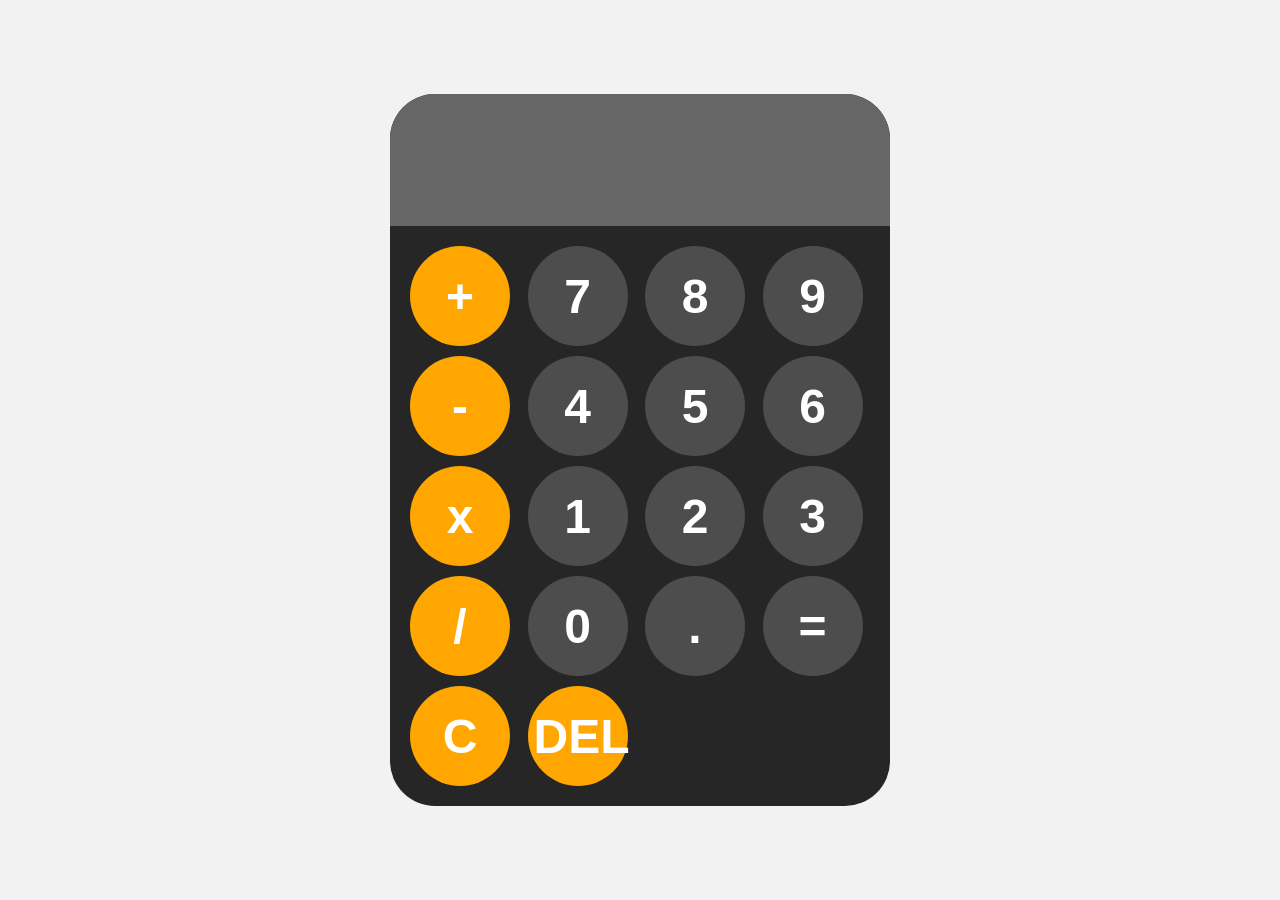
<file: index.html>
<!DOCTYPE html>
<html lang="en">
<head>
    <meta charset="UTF-8">
    <meta name="viewport" content="width=device-width, initial-scale=1.0">
    <title>Calculator</title>
    <link rel="stylesheet" href="style.css">
</head>
<body>
    <div id="calculator">
        <input id="display" readonly>
        <div id="keys">
            <button onclick="appendToDisplay('+')" class="operator-btn">+</button>
            <button onclick="appendToDisplay('7')"class="number-btn">7</button>
            <button onclick="appendToDisplay('8')">8</button>
            <button onclick="appendToDisplay('9')">9</button>
            <button onclick="appendToDisplay('-')" class="operator-btn">-</button>
            <button onclick="appendToDisplay('4')">4</button>
            <button onclick="appendToDisplay('5')">5</button>
            <button onclick="appendToDisplay('6')">6</button>
            <button onclick="appendToDisplay('*')" class="operator-btn">x</button>
            <button onclick="appendToDisplay('1')">1</button>
            <button onclick="appendToDisplay('2')">2</button>
            <button onclick="appendToDisplay('3')">3</button>
            <button onclick="appendToDisplay('/')"class="operator-btn">/</button>
            <button onclick="appendToDisplay('0')">0</button>
            <button onclick="appendToDisplay('.')">.</button>
            <button onclick="calculate()">=</button>
            <button onclick="clearDisplay()"class="operator-btn">C</button>
            <button onclick="deleteLast()"class="operator-btn">DEL</button>
        </div>
    </div>
    <script src="script.js"></script>
</body>
</html>
</file>
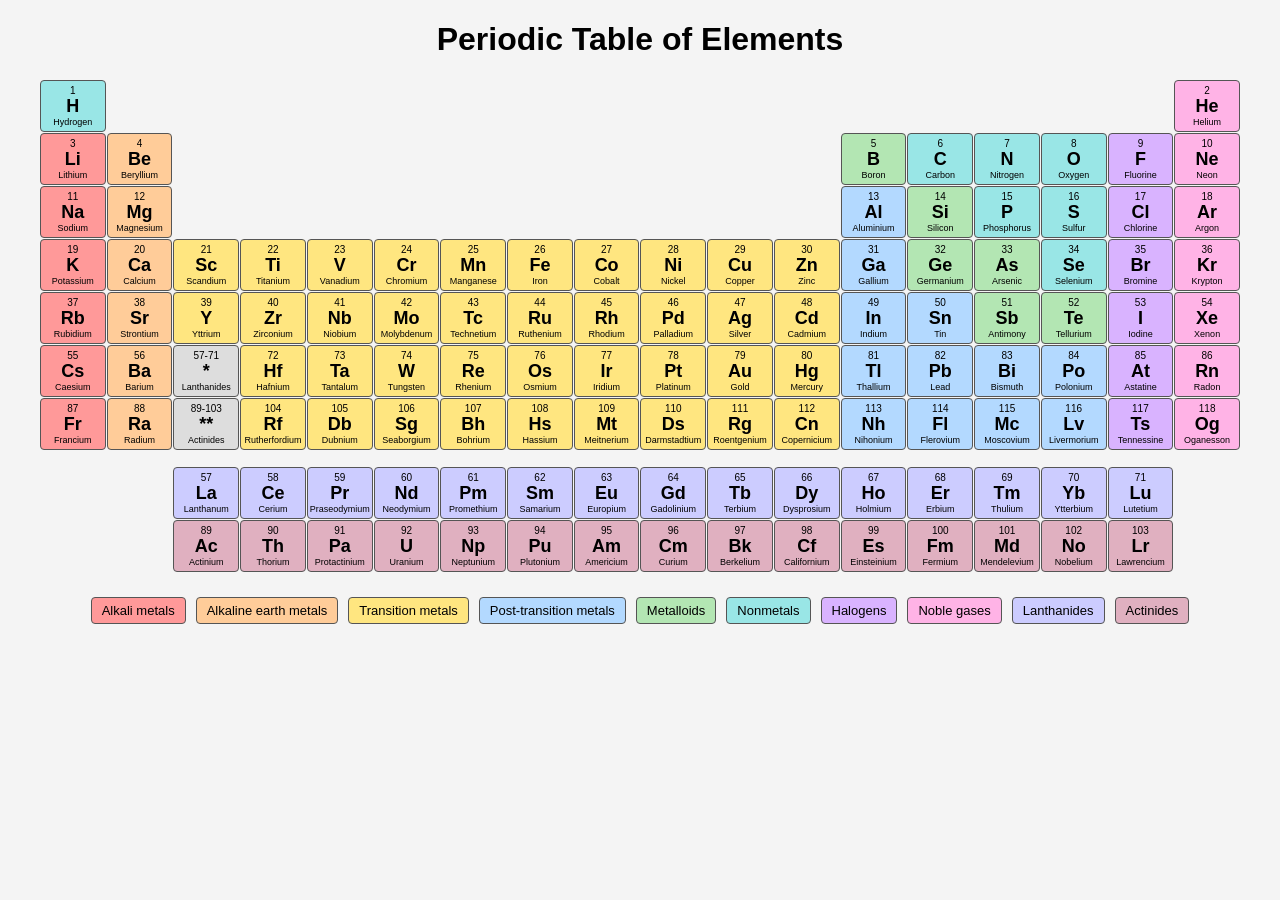
<file: periodic table/index.html>
<!DOCTYPE html>
<html lang="en">
<head>
  <meta charset="UTF-8">
  <title>Periodic Table</title>
  <link rel="stylesheet" href="style.css">
</head>

<body>

  <h1>Periodic Table of Elements</h1>

  <!--
    The container. Everything inside it becomes a grid cell
    because of the ".table" rule in style.css.
    Each element is written like this:
      <div class="el CATEGORY">
        <span class="num">atomic number</span>
        <span class="sym">symbol</span>
        <span class="name">name</span>
      </div>
    "CATEGORY" (e.g. alkali, noble) decides the colour.
    Elements are written in the same order as the real table, row by row.
  -->
  <div class="table">

    <!-- ===== PERIOD 1 (2 elements) ===== -->
    <div class="el nonmetal"><span class="num">1</span><span class="sym">H</span><span class="name">Hydrogen</span></div>
    <div class="gap-16"></div> <!-- 16 empty columns between H and He -->
    <div class="el noble"><span class="num">2</span><span class="sym">He</span><span class="name">Helium</span></div>

    <!-- ===== PERIOD 2 (8 elements) ===== -->
    <div class="el alkali"><span class="num">3</span><span class="sym">Li</span><span class="name">Lithium</span></div>
    <div class="el alkaline"><span class="num">4</span><span class="sym">Be</span><span class="name">Beryllium</span></div>
    <div class="gap-10"></div> <!-- 10 empty columns (where transition metals would be) -->
    <div class="el metalloid"><span class="num">5</span><span class="sym">B</span><span class="name">Boron</span></div>
    <div class="el nonmetal"><span class="num">6</span><span class="sym">C</span><span class="name">Carbon</span></div>
    <div class="el nonmetal"><span class="num">7</span><span class="sym">N</span><span class="name">Nitrogen</span></div>
    <div class="el nonmetal"><span class="num">8</span><span class="sym">O</span><span class="name">Oxygen</span></div>
    <div class="el halogen"><span class="num">9</span><span class="sym">F</span><span class="name">Fluorine</span></div>
    <div class="el noble"><span class="num">10</span><span class="sym">Ne</span><span class="name">Neon</span></div>

    <!-- ===== PERIOD 3 (8 elements) ===== -->
    <div class="el alkali"><span class="num">11</span><span class="sym">Na</span><span class="name">Sodium</span></div>
    <div class="el alkaline"><span class="num">12</span><span class="sym">Mg</span><span class="name">Magnesium</span></div>
    <div class="gap-10"></div>
    <div class="el post"><span class="num">13</span><span class="sym">Al</span><span class="name">Aluminium</span></div>
    <div class="el metalloid"><span class="num">14</span><span class="sym">Si</span><span class="name">Silicon</span></div>
    <div class="el nonmetal"><span class="num">15</span><span class="sym">P</span><span class="name">Phosphorus</span></div>
    <div class="el nonmetal"><span class="num">16</span><span class="sym">S</span><span class="name">Sulfur</span></div>
    <div class="el halogen"><span class="num">17</span><span class="sym">Cl</span><span class="name">Chlorine</span></div>
    <div class="el noble"><span class="num">18</span><span class="sym">Ar</span><span class="name">Argon</span></div>

    <!-- ===== PERIOD 4 (18 elements, full row - no gaps needed) ===== -->
    <div class="el alkali"><span class="num">19</span><span class="sym">K</span><span class="name">Potassium</span></div>
    <div class="el alkaline"><span class="num">20</span><span class="sym">Ca</span><span class="name">Calcium</span></div>
    <div class="el transition"><span class="num">21</span><span class="sym">Sc</span><span class="name">Scandium</span></div>
    <div class="el transition"><span class="num">22</span><span class="sym">Ti</span><span class="name">Titanium</span></div>
    <div class="el transition"><span class="num">23</span><span class="sym">V</span><span class="name">Vanadium</span></div>
    <div class="el transition"><span class="num">24</span><span class="sym">Cr</span><span class="name">Chromium</span></div>
    <div class="el transition"><span class="num">25</span><span class="sym">Mn</span><span class="name">Manganese</span></div>
    <div class="el transition"><span class="num">26</span><span class="sym">Fe</span><span class="name">Iron</span></div>
    <div class="el transition"><span class="num">27</span><span class="sym">Co</span><span class="name">Cobalt</span></div>
    <div class="el transition"><span class="num">28</span><span class="sym">Ni</span><span class="name">Nickel</span></div>
    <div class="el transition"><span class="num">29</span><span class="sym">Cu</span><span class="name">Copper</span></div>
    <div class="el transition"><span class="num">30</span><span class="sym">Zn</span><span class="name">Zinc</span></div>
    <div class="el post"><span class="num">31</span><span class="sym">Ga</span><span class="name">Gallium</span></div>
    <div class="el metalloid"><span class="num">32</span><span class="sym">Ge</span><span class="name">Germanium</span></div>
    <div class="el metalloid"><span class="num">33</span><span class="sym">As</span><span class="name">Arsenic</span></div>
    <div class="el nonmetal"><span class="num">34</span><span class="sym">Se</span><span class="name">Selenium</span></div>
    <div class="el halogen"><span class="num">35</span><span class="sym">Br</span><span class="name">Bromine</span></div>
    <div class="el noble"><span class="num">36</span><span class="sym">Kr</span><span class="name">Krypton</span></div>

    <!-- ===== PERIOD 5 (18 elements) ===== -->
    <div class="el alkali"><span class="num">37</span><span class="sym">Rb</span><span class="name">Rubidium</span></div>
    <div class="el alkaline"><span class="num">38</span><span class="sym">Sr</span><span class="name">Strontium</span></div>
    <div class="el transition"><span class="num">39</span><span class="sym">Y</span><span class="name">Yttrium</span></div>
    <div class="el transition"><span class="num">40</span><span class="sym">Zr</span><span class="name">Zirconium</span></div>
    <div class="el transition"><span class="num">41</span><span class="sym">Nb</span><span class="name">Niobium</span></div>
    <div class="el transition"><span class="num">42</span><span class="sym">Mo</span><span class="name">Molybdenum</span></div>
    <div class="el transition"><span class="num">43</span><span class="sym">Tc</span><span class="name">Technetium</span></div>
    <div class="el transition"><span class="num">44</span><span class="sym">Ru</span><span class="name">Ruthenium</span></div>
    <div class="el transition"><span class="num">45</span><span class="sym">Rh</span><span class="name">Rhodium</span></div>
    <div class="el transition"><span class="num">46</span><span class="sym">Pd</span><span class="name">Palladium</span></div>
    <div class="el transition"><span class="num">47</span><span class="sym">Ag</span><span class="name">Silver</span></div>
    <div class="el transition"><span class="num">48</span><span class="sym">Cd</span><span class="name">Cadmium</span></div>
    <div class="el post"><span class="num">49</span><span class="sym">In</span><span class="name">Indium</span></div>
    <div class="el post"><span class="num">50</span><span class="sym">Sn</span><span class="name">Tin</span></div>
    <div class="el metalloid"><span class="num">51</span><span class="sym">Sb</span><span class="name">Antimony</span></div>
    <div class="el metalloid"><span class="num">52</span><span class="sym">Te</span><span class="name">Tellurium</span></div>
    <div class="el halogen"><span class="num">53</span><span class="sym">I</span><span class="name">Iodine</span></div>
    <div class="el noble"><span class="num">54</span><span class="sym">Xe</span><span class="name">Xenon</span></div>

    <!-- ===== PERIOD 6 (18 cells) =====
         After Barium, the 15 lanthanides don't fit in this row, so
         they're shown separately at the bottom. A grey "57-71" box
         tells the reader where they belong. -->
    <div class="el alkali"><span class="num">55</span><span class="sym">Cs</span><span class="name">Caesium</span></div>
    <div class="el alkaline"><span class="num">56</span><span class="sym">Ba</span><span class="name">Barium</span></div>
    <div class="el placeholder"><span class="num">57-71</span><span class="sym">*</span><span class="name">Lanthanides</span></div>
    <div class="el transition"><span class="num">72</span><span class="sym">Hf</span><span class="name">Hafnium</span></div>
    <div class="el transition"><span class="num">73</span><span class="sym">Ta</span><span class="name">Tantalum</span></div>
    <div class="el transition"><span class="num">74</span><span class="sym">W</span><span class="name">Tungsten</span></div>
    <div class="el transition"><span class="num">75</span><span class="sym">Re</span><span class="name">Rhenium</span></div>
    <div class="el transition"><span class="num">76</span><span class="sym">Os</span><span class="name">Osmium</span></div>
    <div class="el transition"><span class="num">77</span><span class="sym">Ir</span><span class="name">Iridium</span></div>
    <div class="el transition"><span class="num">78</span><span class="sym">Pt</span><span class="name">Platinum</span></div>
    <div class="el transition"><span class="num">79</span><span class="sym">Au</span><span class="name">Gold</span></div>
    <div class="el transition"><span class="num">80</span><span class="sym">Hg</span><span class="name">Mercury</span></div>
    <div class="el post"><span class="num">81</span><span class="sym">Tl</span><span class="name">Thallium</span></div>
    <div class="el post"><span class="num">82</span><span class="sym">Pb</span><span class="name">Lead</span></div>
    <div class="el post"><span class="num">83</span><span class="sym">Bi</span><span class="name">Bismuth</span></div>
    <div class="el post"><span class="num">84</span><span class="sym">Po</span><span class="name">Polonium</span></div>
    <div class="el halogen"><span class="num">85</span><span class="sym">At</span><span class="name">Astatine</span></div>
    <div class="el noble"><span class="num">86</span><span class="sym">Rn</span><span class="name">Radon</span></div>

    <!-- ===== PERIOD 7 (18 cells) - same idea, actinides go to the bottom ===== -->
    <div class="el alkali"><span class="num">87</span><span class="sym">Fr</span><span class="name">Francium</span></div>
    <div class="el alkaline"><span class="num">88</span><span class="sym">Ra</span><span class="name">Radium</span></div>
    <div class="el placeholder"><span class="num">89-103</span><span class="sym">**</span><span class="name">Actinides</span></div>
    <div class="el transition"><span class="num">104</span><span class="sym">Rf</span><span class="name">Rutherfordium</span></div>
    <div class="el transition"><span class="num">105</span><span class="sym">Db</span><span class="name">Dubnium</span></div>
    <div class="el transition"><span class="num">106</span><span class="sym">Sg</span><span class="name">Seaborgium</span></div>
    <div class="el transition"><span class="num">107</span><span class="sym">Bh</span><span class="name">Bohrium</span></div>
    <div class="el transition"><span class="num">108</span><span class="sym">Hs</span><span class="name">Hassium</span></div>
    <div class="el transition"><span class="num">109</span><span class="sym">Mt</span><span class="name">Meitnerium</span></div>
    <div class="el transition"><span class="num">110</span><span class="sym">Ds</span><span class="name">Darmstadtium</span></div>
    <div class="el transition"><span class="num">111</span><span class="sym">Rg</span><span class="name">Roentgenium</span></div>
    <div class="el transition"><span class="num">112</span><span class="sym">Cn</span><span class="name">Copernicium</span></div>
    <div class="el post"><span class="num">113</span><span class="sym">Nh</span><span class="name">Nihonium</span></div>
    <div class="el post"><span class="num">114</span><span class="sym">Fl</span><span class="name">Flerovium</span></div>
    <div class="el post"><span class="num">115</span><span class="sym">Mc</span><span class="name">Moscovium</span></div>
    <div class="el post"><span class="num">116</span><span class="sym">Lv</span><span class="name">Livermorium</span></div>
    <div class="el halogen"><span class="num">117</span><span class="sym">Ts</span><span class="name">Tennessine</span></div>
    <div class="el noble"><span class="num">118</span><span class="sym">Og</span><span class="name">Oganesson</span></div>

    <!-- A blank row to separate the main table from the two bottom rows -->
    <div class="gap-row"></div>

    <!-- ===== LANTHANIDES (15 elements) =====
         Start with a 2-column gap so the row lines up under the
         main table (columns 3 to 17). -->
    <div class="gap-2"></div>
    <div class="el lanthanide"><span class="num">57</span><span class="sym">La</span><span class="name">Lanthanum</span></div>
    <div class="el lanthanide"><span class="num">58</span><span class="sym">Ce</span><span class="name">Cerium</span></div>
    <div class="el lanthanide"><span class="num">59</span><span class="sym">Pr</span><span class="name">Praseodymium</span></div>
    <div class="el lanthanide"><span class="num">60</span><span class="sym">Nd</span><span class="name">Neodymium</span></div>
    <div class="el lanthanide"><span class="num">61</span><span class="sym">Pm</span><span class="name">Promethium</span></div>
    <div class="el lanthanide"><span class="num">62</span><span class="sym">Sm</span><span class="name">Samarium</span></div>
    <div class="el lanthanide"><span class="num">63</span><span class="sym">Eu</span><span class="name">Europium</span></div>
    <div class="el lanthanide"><span class="num">64</span><span class="sym">Gd</span><span class="name">Gadolinium</span></div>
    <div class="el lanthanide"><span class="num">65</span><span class="sym">Tb</span><span class="name">Terbium</span></div>
    <div class="el lanthanide"><span class="num">66</span><span class="sym">Dy</span><span class="name">Dysprosium</span></div>
    <div class="el lanthanide"><span class="num">67</span><span class="sym">Ho</span><span class="name">Holmium</span></div>
    <div class="el lanthanide"><span class="num">68</span><span class="sym">Er</span><span class="name">Erbium</span></div>
    <div class="el lanthanide"><span class="num">69</span><span class="sym">Tm</span><span class="name">Thulium</span></div>
    <div class="el lanthanide"><span class="num">70</span><span class="sym">Yb</span><span class="name">Ytterbium</span></div>
    <div class="el lanthanide"><span class="num">71</span><span class="sym">Lu</span><span class="name">Lutetium</span></div>
    <div class="gap-1"></div> <!-- no style defined: it just fills the last (18th) cell -->

    <!-- ===== ACTINIDES (15 elements) ===== -->
    <div class="gap-2"></div>
    <div class="el actinide"><span class="num">89</span><span class="sym">Ac</span><span class="name">Actinium</span></div>
    <div class="el actinide"><span class="num">90</span><span class="sym">Th</span><span class="name">Thorium</span></div>
    <div class="el actinide"><span class="num">91</span><span class="sym">Pa</span><span class="name">Protactinium</span></div>
    <div class="el actinide"><span class="num">92</span><span class="sym">U</span><span class="name">Uranium</span></div>
    <div class="el actinide"><span class="num">93</span><span class="sym">Np</span><span class="name">Neptunium</span></div>
    <div class="el actinide"><span class="num">94</span><span class="sym">Pu</span><span class="name">Plutonium</span></div>
    <div class="el actinide"><span class="num">95</span><span class="sym">Am</span><span class="name">Americium</span></div>
    <div class="el actinide"><span class="num">96</span><span class="sym">Cm</span><span class="name">Curium</span></div>
    <div class="el actinide"><span class="num">97</span><span class="sym">Bk</span><span class="name">Berkelium</span></div>
    <div class="el actinide"><span class="num">98</span><span class="sym">Cf</span><span class="name">Californium</span></div>
    <div class="el actinide"><span class="num">99</span><span class="sym">Es</span><span class="name">Einsteinium</span></div>
    <div class="el actinide"><span class="num">100</span><span class="sym">Fm</span><span class="name">Fermium</span></div>
    <div class="el actinide"><span class="num">101</span><span class="sym">Md</span><span class="name">Mendelevium</span></div>
    <div class="el actinide"><span class="num">102</span><span class="sym">No</span><span class="name">Nobelium</span></div>
    <div class="el actinide"><span class="num">103</span><span class="sym">Lr</span><span class="name">Lawrencium</span></div>

  </div>

  <!-- ===== LEGEND (colour key) =====
       Reuses the SAME colour classes as the elements, so the key
       always matches the table. -->
  <div class="legend">
    <span class="alkali">Alkali metals</span>
    <span class="alkaline">Alkaline earth metals</span>
    <span class="transition">Transition metals</span>
    <span class="post">Post-transition metals</span>
    <span class="metalloid">Metalloids</span>
    <span class="nonmetal">Nonmetals</span>
    <span class="halogen">Halogens</span>
    <span class="noble">Noble gases</span>
    <span class="lanthanide">Lanthanides</span>
    <span class="actinide">Actinides</span>
  </div>

</body>
</html>
</file>
<file: style.css>
body{
    margin: 0;
    display: flex;
    justify-content: center;
    align-items: center;
    height: 100vh;
background-color: hsl(0, 0%, 95%);
}
#calculator{
    font-family: 'Arial', sans-serif;
    background-color: hsl(0, 0%, 15%);
    border-radius: 45px;
    max-width: 500px;
    overflow: hidden;
}
#display{
    width: 100%;
    padding: 20px;
    font-size: 5rem;
    text-align: left;
    border: none;
    background-color: hsl(0, 0%, 40%);
    color: white;
}
#keys{
    display: grid;
    grid-template-columns: repeat(4, 1fr);
    gap: 10px;
    padding: 20px;
}



button{
    width: 100px;
    height: 100px;
    border-radius: 50px;    
    border: none;
    background-color:hsl(0, 0%, 30%);
    color: white;
    font-size: 3rem;
    font-weight: bold;
    cursor: pointer;
}


button:hover{
    background-color: hsl(0, 0%, 40%);
}

button:active{
    background-color: hsl(0, 0%, 50%);
}

.operator-btn{
    background-color: hsl(39, 100%, 50%);
}
.operator-btn:hover{
    background-color: hsl(35, 100%, 65%);
}
.operator-btn:active{
    background-color: hsl(38, 90%, 46%);
}
</file>
<file: periodic table/style.css>
/* PERIODIC TABLE - style.css
   This file holds all the LOOK of the page (layout + colours).
   index.html holds the CONTENT (the elements). Keeping them apart is good practice. */

/* ------------------------------------------------------------
   1. PAGE BASICS
   ------------------------------------------------------------ */
body {
  font-family: Arial, sans-serif;  /* simple, clean font */
  background: #f4f4f4;             /* light grey page background */
  margin: 20px;                    /* space around the page edges */
}

h1 {
  text-align: center;              /* centre the title */
}

/* ------------------------------------------------------------
   2. THE GRID (the most important part!)
   ------------------------------------------------------------
   display: grid               -> turns this container into a grid
   grid-template-columns:      -> "repeat(18, 1fr)" means
                                  "make 18 columns, all equal width"
   gap: 4px                    -> small space between the boxes
   Every element box inside automatically fills the next free cell,
   left to right, then wraps to the next row.                      */
.table {
  display: grid;
  grid-template-columns: repeat(18, 1fr);
  gap: 1px;
  max-width: 1200px;               /* don't get too wide on big screens */
  margin: 0 auto;                  /* centre the table on the page */
}

/* ------------------------------------------------------------
   3. ONE ELEMENT BOX
   ------------------------------------------------------------
   Each element has: atomic number (small, top), symbol (big),
   and name (small, bottom). Flexbox stacks them vertically and
   centres them.                                                */
.el {
  display: flex;
  flex-direction: column;          /* stack items top to bottom */
  align-items: center;             /* centre horizontally */
  padding: 4px 0;
  border: 1px solid #555;
  border-radius: 4px;              /* slightly rounded corners */
  text-align: center;
  cursor: pointer;
}

.el .num  { font-size: 10px; }                    /* atomic number */
.el .sym  { font-size: 18px; font-weight: bold; } /* symbol: biggest text */
.el .name { font-size: 9px; }                     /* element name */

/* Hover effect: when the mouse is over a box it gets slightly bigger.
   "transform: scale" is a simple CSS-only animation. */
.el:hover {
  transform: scale(1.25);
  position: relative;              /* needed so z-index works */
  z-index: 1;                      /* draw it on top of neighbours */
  box-shadow: 0 0 8px black;
}

/* ------------------------------------------------------------
   4. SPACERS
   ------------------------------------------------------------
   The table has empty spaces (e.g. between Hydrogen and Helium).
   A "gap" is an invisible box that "spans" several columns.
   "grid-column: span 16" = "take up 16 columns".               */
.gap-16 { grid-column: span 16; }   /* Period 1: between H and He */
.gap-10 { grid-column: span 10; }   /* Periods 2-3: the empty middle */
.gap-2  { grid-column: span 2; }    /* Lanthanide/Actinide rows start at column 3 */
.gap-row { grid-column: span 18; height: 15px; } /* blank line between main table and bottom rows */

/* ------------------------------------------------------------
   5. COLOURS BY CATEGORY
   ------------------------------------------------------------
   Each element gets a class (e.g. class="el alkali").
   Changing one rule here recolours every element in that group. */
.alkali      { background: #ff9999; }  /* Group 1 metals */
.alkaline    { background: #ffcc99; }  /* Group 2 metals */
.transition  { background: #ffe680; }  /* Transition metals */
.post        { background: #b3d9ff; }  /* Post-transition metals */
.metalloid   { background: #b3e6b3; }  /* Metalloids */
.nonmetal    { background: #99e6e6; }  /* Other non-metals */
.halogen     { background: #d9b3ff; }  /* Halogens */
.noble       { background: #ffb3e6; }  /* Noble gases */
.lanthanide  { background: #ccccff; }  /* Lanthanides */
.actinide    { background: #e0b0c0; }  /* Actinides */
.placeholder { background: #ddd; }     /* "57-71" and "89-103" markers */

/* ------------------------------------------------------------
   6. LEGEND (colour key under the table)
   ------------------------------------------------------------ */
.legend {
  display: flex;                   /* put the items in a row */
  flex-wrap: wrap;                 /* wrap onto next line if too narrow */
  justify-content: center;
  gap: 10px;
  margin-top: 25px;
}

.legend span {
  padding: 5px 10px;
  border: 1px solid #555;
  border-radius: 4px;
  font-size: 13px;
}
</file>
